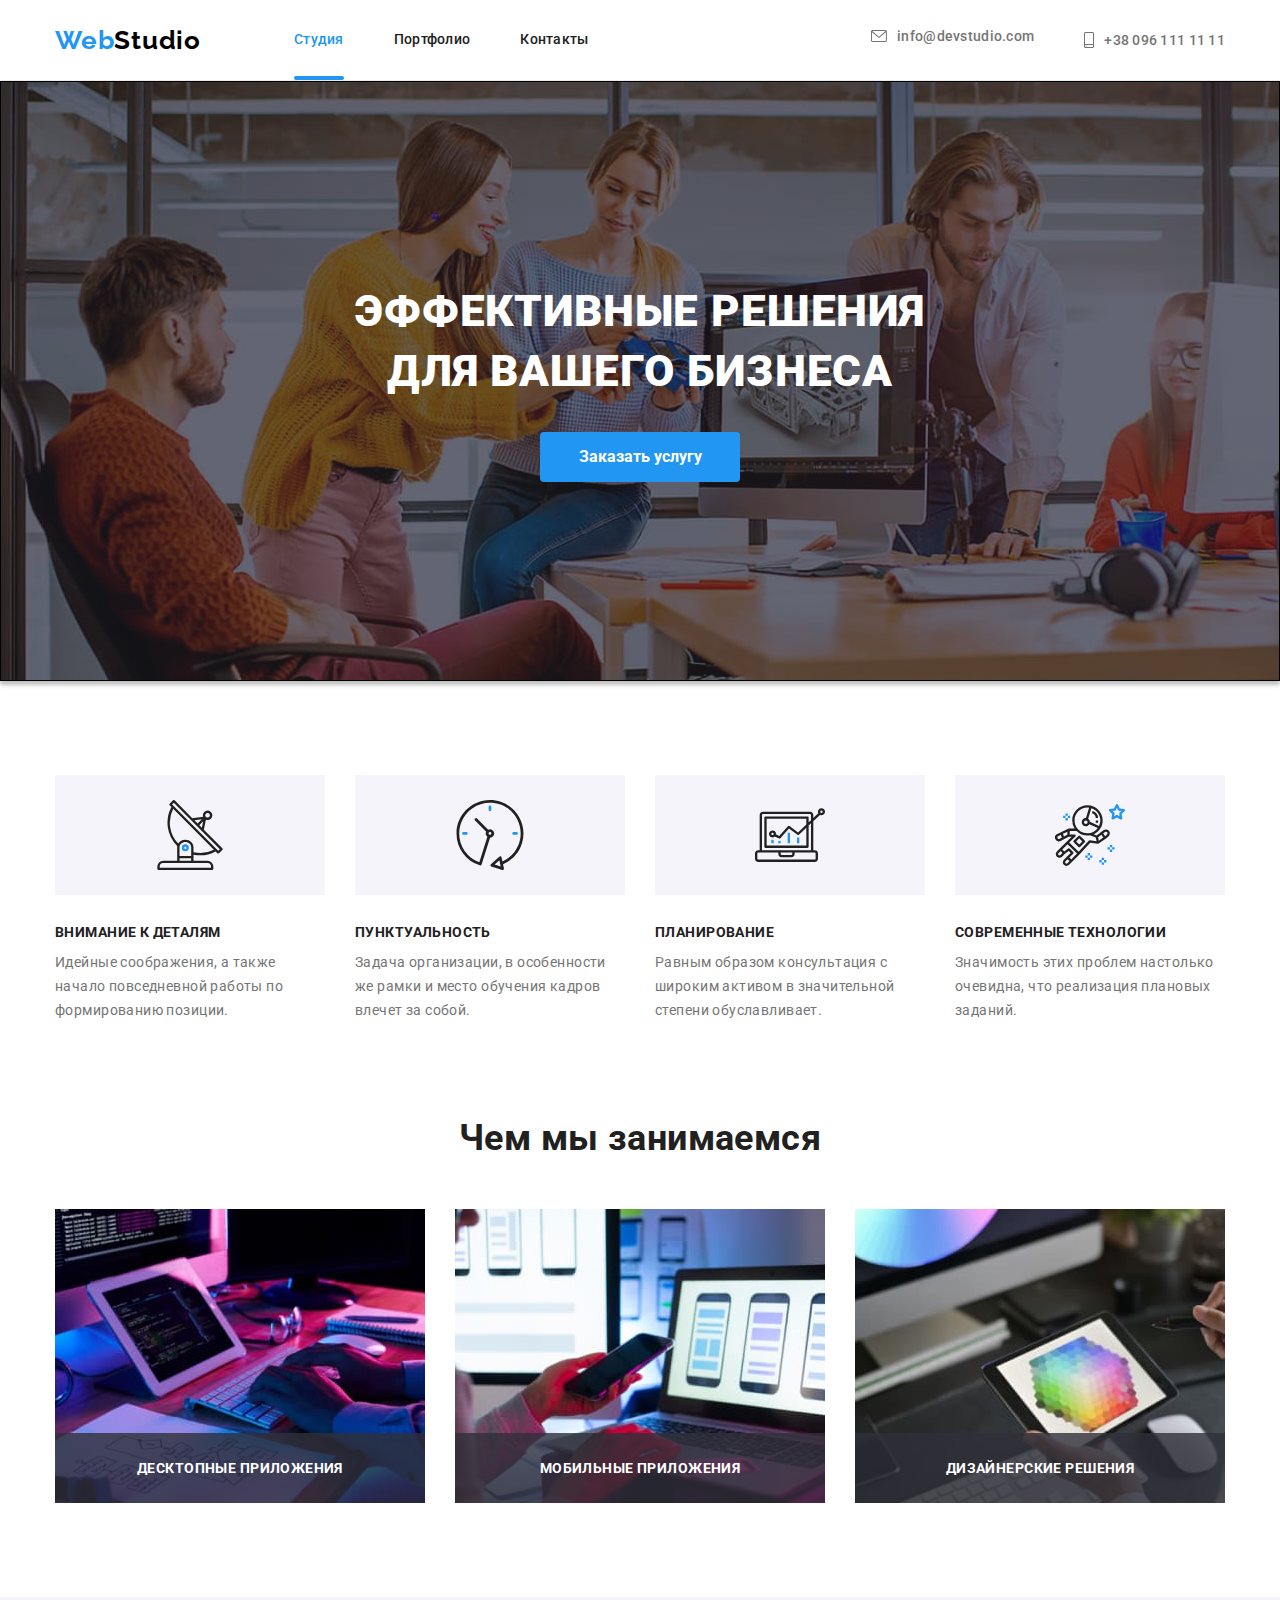
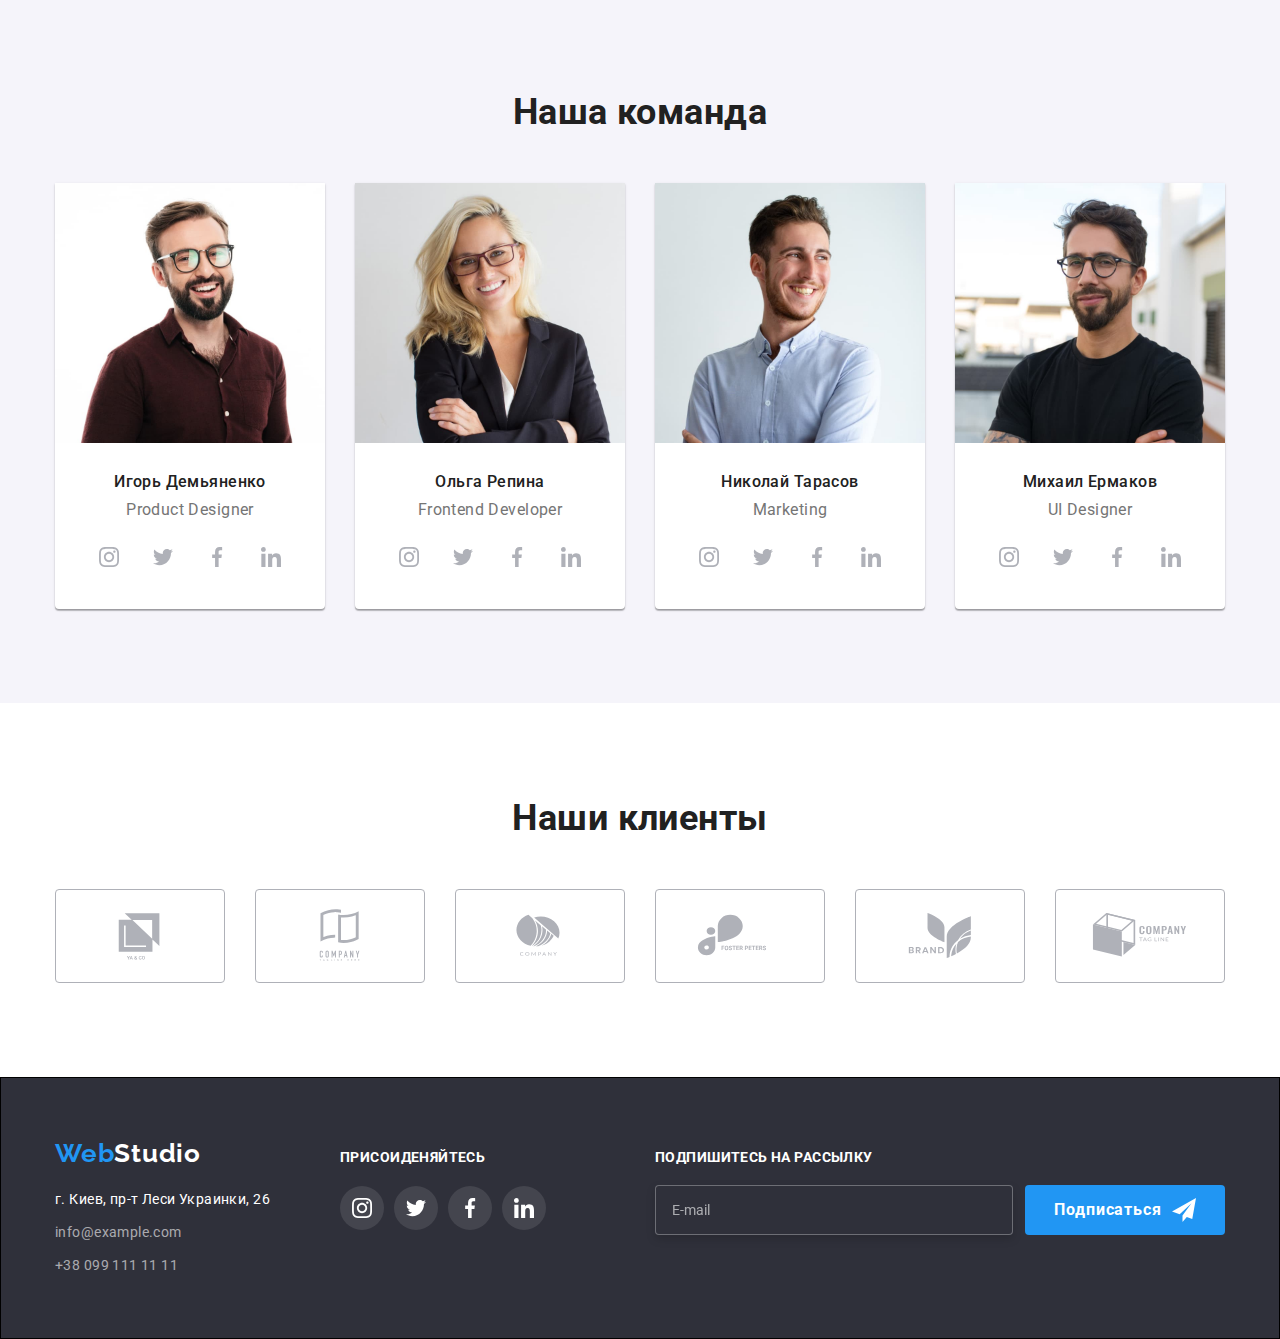
<file: index.html>
<!DOCTYPE html>
<html lang="ru">
<head>
    <meta charset="UTF-8">
    <meta http-equiv="X-UA-Compatible" content="IE=edge">
    <meta name="viewport" content="width=device-width, initial-scale=1.0">
    <title>Студия</title>
    <link rel="stylesheet" href="https://cdnjs.cloudflare.com/ajax/libs/modern-normalize/1.1.0/modern-normalize.min.css"/>
    <link href="./css/main.min.css" rel="stylesheet"/>
    <link rel="preconnect" href="https://fonts.googleapis.com">
    <link rel="preconnect" href="https://fonts.gstatic.com" crossorigin>
    <link href="https://fonts.googleapis.com/css2?family=Raleway:wght@700&family=Roboto:wght@400;500;700;900&display=swap"
        rel="stylesheet">
</head>
<body>
    <header class="header">
        <div class="container">
            <a class="logo logo--backdown" href="#" lang="en">Web<span class="logo__studio-header">Studio</span></a>
            <nav class="navigation">
                <ul class="navigation__list list-point">
                    <li class="navigation__item nav-current"><a class="navigation__link current-page" href="#">Студия</a></li>
                    <li class="navigation__item"><a class="navigation__link" href="./portfolio.html">Портфолио</a></li>
                    <li class="navigation__item"><a class="navigation__link" href="#">Контакты</a></li>
                </ul>
            </nav>
            <ul class="info-list info-list--processed list-point">
                <li class="info-list__item info-list__item--info-one"><a class="info-list__link info-list__link--background" href="mailto:info@devstudio.com" target="_blank"
                        rel="noopener noreferrer nofollow" lang="en">
                        <svg class="info-list__icon-info">
                            <use href="./photo/svg-icon/symbol-defs.svg#icon-envelope"></use>
                        </svg>info@devstudio.com</a></li>
                <li class="info-list__item info-list__item--info-two"><a class="info-list__link info-list__link--background" href="tel:+380961111111" target="_blank"
                        rel="noopener noreferrer nofollow">
                        <svg class="info-list__icon-info info-list__icon-info--phone">
                            <use href="./photo/svg-icon/symbol-defs.svg#icon-smartphone"></use>
                        </svg>+38 096 111 11 11</a></li>
            </ul>
        </div>
    </header>
    <main class="main">
        <section class="section hero">
            <div class="container">
                <h1 class="hero__title">Эффективные решения для вашего бизнеса</h1>
                <button class="button" type="button" data-modal-open>Заказать услугу</button>
                <div class="backdrop is-hidden" data-modal>
                    <div class="modal">
                        <button class="modal-button" type="button" data-modal-close>
                            <svg class="modal__icon">
                                <use href="photo/svg-icon/symbol-defs.svg#icon-close-black-modal"></use>
                            </svg>
                        </button>
                        <strong class="modal__title">Оставьте свои данные, мы вам перезвоним</strong>
                        <form class="modal-form">
                            <span class="modal-form__text">Имя</span>
                            <label class="modal-form__label">
                                <input class="modal-form__input" name="name" value="" type="text" placeholder=" ">
                                <span class="modal-form__image">
                                    <svg class="modal-form__icon" width=20px height=20px>
                                        <use href="photo/svg-icon/symbol-defs.svg#icon-person-black"></use>
                                    </svg>
                                </span>
                            </label>
                            <span class="modal-form__text">Телефон</span>
                            <label class="modal-form__label">
                                <input class="modal-form__input" name="telephon" value="" type="number" placeholder=" ">
                                <span class="modal-form__image">
                                    <svg class="modal-form__icon" width=20px height=20px>
                                        <use href="photo/svg-icon/symbol-defs.svg#icon-phone-black"></use>
                                    </svg>
                                </span>
                            </label>
                            <span class="modal-form__text">Почта</span>
                            <label class="modal-form__label">
                                <input class="modal-form__input" name="email" value="" type="email" placeholder=" ">
                                <span class="modal-form__image">
                                    <svg class="modal-form__icon" width=20px height=20px>
                                        <use href="photo/svg-icon/symbol-defs.svg#icon-email-black"></use>
                                    </svg>
                                </span>
                            </label>
                            <label class="modal-form__com-label" for="comment">Комментарий</label>
                            <textarea class="modal-form__commetns" name="comment" id="comment" rows="5" placeholder="Введите текст"></textarea>
                            <label class="modal-form__custom-label">
                                <input class="modal-form__policy" name="policy" value="policy" type="checkbox">
                                <span class="modal-form__custom-checkbox">
                                    <svg class="modal-form__custom-icon" width=16px height=15px>
                                        <use href="photo/svg-icon/symbol-defs.svg#icon-icon-check"></use>
                                    </svg>
                                </span>
                                <span class="modal-form__contract">Соглашаюсь с рассылкой и принимаю <span class="contract-link">Условия договора</span></span>
                            </label>
                            <button class="button button--form" type="submit">Отправить</button>
                        </form>
                    </div>
                </div>
            </div>
        </section>
        <section class="section characteristics">
            <div class="container">
                <h2 class="characteristics__title" hidden>Наша характеристика</h2>
                <ul class="characteristics__list list-point">
                    <li class="characteristics__item">
                        <div class="characteristics__icon-container">
                            <svg class="characteristics__icon">
                                <use href="./photo/svg-icon/symbol-defs.svg#icon-antenna"></use>
                            </svg>
                        </div>
                        <h3 class="characteristics__name">Внимание к деталям</h3>
                        <p class="characteristics__result">Идейные соображения, а также начало повседневной работы по формированию
                            позиции.</p>
                    </li>
                    <li class="characteristics__item">
                        <div class="characteristics__icon-container">
                            <svg class="characteristics__icon">
                                <use href="./photo/svg-icon/symbol-defs.svg#icon-clock"></use>
                            </svg>
                        </div>
                        <h3 class="characteristics__name">Пунктуальность</h3>
                        <p class="characteristics__result">Задача организации, в особенности же рамки и место обучения кадров влечет за
                            собой.</p>
                    </li>
                    <li class="characteristics__item">
                        <div class="characteristics__icon-container">
                            <svg class="characteristics__icon">
                                <use href="./photo/svg-icon/symbol-defs.svg#icon-diagram"></use>
                            </svg>
                        </div>
                        <h3 class="characteristics__name">Планирование</h3>
                        <p class="characteristics__result">Равным образом консультация с широким активом в значительной степени
                            обуславливает.</p>
                    </li>
                    <li class="characteristics__item">
                        <div class="characteristics__icon-container">
                            <svg class="characteristics__icon">
                            <use href="./photo/svg-icon/symbol-defs.svg#icon-astronaut"></use>
                        </svg>
                        </div>
                        <h3 class="characteristics__name">Современные технологии</h3>
                        <p class="characteristics__result">Значимость этих проблем настолько очевидна, что реализация плановых заданий.
                        </p>
                    </li>
                </ul>
            </div>
        </section>
        <section class="section work">
            <div class="container">
                <h2 class="work__title">Чем мы занимаемся</h2>
                <ul class="work__list list-point">
                    <li class="work__item">
                        <div class="work__container">
                            <img class="work__img" src="photo/box1.jpg" alt="работа на макбуке" width="370" height="294">
                            <p class="work__text">Десктопные приложения</p>
                        </div>
                    </li>
                    <li class="work__item">
                        <div class="work__container">
                            <img class="work__img" src="photo/box2.jpg" alt="Работа с вариантами разметок на телефоне" width="370"
                                height="294">
                            <p class="work__text">Мобильные приложения</p>
                        </div>
                    </li>
                    <li class="work__item">
                        <div class="work__container">
                            <img class="work__img" src="photo/box3.jpg" alt="выбор спектра цветов" width="370" height="294">
                            <p class="work__text">Дизайнерские решения</p>
                        </div>
                    </li>
                </ul>
            </div>
        </section>
        <section class="section team">
            <div class="container">
                <h2 class="team__title">Наша команда</h2>
                <ul class="team__list list-point">
                    <li class="team__item">
                        <img class="team__photo" src="photo/team.jpg" alt="продукт-дизайнер Вебстудии" width="270" height="260">
                        <h3 class="team__name">Игорь Демьяненко</h3>
                        <p class="team__position" lang="en">Product Designer</p>
                        <div class="social">
                            <ul class="social__list social__list--center list-point">
                                <li class="social__item"><a class="social__link" href="#"><svg class="social__icon" width="20" height="20">
                                            <use href="./photo/svg-icon/symbol-defs.svg#icon-instagram"></use>
                                        </svg></a></li>
                                <li class="social__item"><a class="social__link" href="#"><svg class="social__icon">
                                            <use href="./photo/svg-icon/symbol-defs.svg#icon-twitter"></use>
                                        </svg></a></li>
                                <li class="social__item"><a class="social__link" href="#"><svg class="social__icon">
                                            <use href="./photo/svg-icon/symbol-defs.svg#icon-facebook"></use>
                                        </svg></a></li>
                                <li class="social__item"><a class="social__link" href="#"><svg class="social__icon">
                                            <use href="./photo/svg-icon/symbol-defs.svg#icon-linkedin"></use>
                                        </svg></a></li>
                            </ul>
                        </div>
                    </li>
                    <li class="team__item">
                        <img class="team__photo" src="photo/team-2.jpg" alt="Фронтенд разработчик Вебстудии" width="270" height="260">
                        <h3 class="team__name">Ольга Репина</h3>
                        <p class="team__position" lang="en">Frontend Developer</p>
                        <div class="social">
                            <ul class="social__list list-point">
                                <li class="social__item"><a class="social__link" href="#"><svg class="social__icon">
                                            <use href="./photo/svg-icon/symbol-defs.svg#icon-instagram"></use>
                                        </svg></a></li>
                                <li class="social__item"><a class="social__link" href="#"><svg class="social__icon">
                                            <use href="./photo/svg-icon/symbol-defs.svg#icon-twitter"></use>
                                        </svg></a></li>
                                <li class="social__item"><a class="social__link" href="#"><svg class="social__icon">
                                            <use href="./photo/svg-icon/symbol-defs.svg#icon-facebook"></use>
                                        </svg></a></li>
                                <li class="social__item"><a class="social__link" href="#"><svg class="social__icon">
                                            <use href="./photo/svg-icon/symbol-defs.svg#icon-linkedin"></use>
                                        </svg></a></li>
                            </ul>
                        </div>
                    </li>
                    <li class="team__item">
                        <img class="team__photo" src="photo/team-3.jpg" alt="маркетолог Вебстудии" width="270" height="260">
                        <h3 class="team__name">Николай Тарасов</h3>
                        <p class="team__position" lang="en">Marketing</p>
                        <div class="social">
                            <ul class="social__list list-point">
                                <li class="social__item"><a class="social__link" href="#"><svg class="social__icon">
                                            <use href="./photo/svg-icon/symbol-defs.svg#icon-instagram"></use>
                                        </svg></a></li>
                                <li class="social__item"><a class="social__link" href="#"><svg class="social__icon">
                                            <use href="./photo/svg-icon/symbol-defs.svg#icon-twitter"></use>
                                        </svg></a></li>
                                <li class="social__item"><a class="social__link" href="#"><svg class="social__icon">
                                            <use href="./photo/svg-icon/symbol-defs.svg#icon-facebook"></use>
                                        </svg></a></li>
                                <li class="social__item"><a class="social__link" href="#"><svg class="social__icon">
                                            <use href="./photo/svg-icon/symbol-defs.svg#icon-linkedin"></use>
                                        </svg></a></li>
                            </ul>
                        </div>
                    </li>
                    <li class="team__item">
                        <img class="team__photo" src="photo/team-4.jpg" alt="УИ-дизайнер Вебстудии" width="270" height="260">
                        <h3 class="team__name">Михаил Ермаков</h3>
                        <p class="team__position" lang="en">UI Designer</p>
                        <div class="social">
                            <ul class="social__list list-point">
                                <li class="social__item"><a class="social__link" href="#"><svg class="social__icon">
                                            <use href="./photo/svg-icon/symbol-defs.svg#icon-instagram"></use>
                                        </svg></a></li>
                                <li class="social__item"><a class="social__link" href="#"><svg class="social__icon">
                                            <use href="./photo/svg-icon/symbol-defs.svg#icon-twitter"></use>
                                        </svg></a></li>
                                <li class="social__item"><a class="social__link" href="#"><svg class="social__icon">
                                            <use href="./photo/svg-icon/symbol-defs.svg#icon-facebook"></use>
                                        </svg></a></li>
                                <li class="social__item"><a class="social__link" href="#"><svg class="social__icon">
                                            <use href="./photo/svg-icon/symbol-defs.svg#icon-linkedin"></use>
                                        </svg></a></li>
                            </ul>
                        </div>
                    </li>
                </ul>
            </div> 
        </section>
        <section class="clients section">
            <div class="container">
                <h2 class="clients__title">Наши клиенты</h2>
                <ul class="clients__list list-point">
                    <li class="clients__item"><a class="clients__link" href="#">
                            <svg class="icon__client">
                                <use href="./photo/svg-icon/symbol-defs.svg#icon-logo-one"></use>
                            </svg>
                        </a>
                    </li>
                    <li class="clients__item"><a class="clients__link" href="#">
                            <svg class="icon__client">
                                <use href="./photo/svg-icon/symbol-defs.svg#icon-logo-two"></use>
                            </svg>
                        </a>
                    </li>
                    <li class="clients__item"><a class="clients__link" href="#">
                            <svg class="icon__client">
                                <use href="./photo/svg-icon/symbol-defs.svg#icon-logo-three"></use>
                            </svg>
                        </a>
                    </li>
                    <li class="clients__item"><a class="clients__link" href="#">
                            <svg class="icon__client">
                                <use href="./photo/svg-icon/symbol-defs.svg#icon-logo-four"></use>
                            </svg>
                        </a>
                    </li>
                    <li class="clients__item"><a class="clients__link" href="#">
                            <svg class="icon__client">
                                <use href="./photo/svg-icon/symbol-defs.svg#icon-logo-fife"></use>
                            </svg>
                        </a>
                    </li>
                    <li class="clients__item"><a class="clients__link" href="#">
                            <svg class="icon__client">
                                <use href="./photo/svg-icon/symbol-defs.svg#icon-logo-six"></use>
                            </svg>
                        </a>
                    </li>
                </ul>
            </div>
        </section>
    </main>
    <footer class="footer">
        <div class="container footer-container">
            <div class="part-one">
                <a class="logo logo--desine" href="#" lang="en">
                    Web<span class="logo__studio-footer">Studio</span>
                </a>
                <address class="footer-address">
                    <ul class="info-list info-list--margin list-point">
                        <li class="info-list__item info-list__item--design">
                            г. Киев, пр-т Леси Украинки, 26
                        </li>
                        <li class="info-list__item info-list__item--design">
                            <a class="info-list__link info-list__link--margin-color" href="mailto:info@devstudio.com" target="_blank" rel="noopener noreferrer nofollow"
                                lang="en">
                                info@example.com
                            </a>
                        </li>
                        <li class="footer-item info-list__item--design">
                            <a class="info-list__link info-list__link--margin-color" href="tel:+380961111111" target="_blank" rel="noopener noreferrer nofollow">
                                +38 099 111 11 11
                            </a>
                        </li>
                    </ul>
                </address>
            </div>
            <div class="social social--one">
                <p class="social__text">Присоиденяйтесь</p>
                <ul class="social__list list-point">
                    <li class="social__item"><a class="social__link social__link--desine" href="#"><svg class="social__icon social__icon--display">
                                <use href="./photo/svg-icon/symbol-defs.svg#icon-instagram"></use>
                            </svg></a></li>
                    <li class="social__item"><a class="social__link social__link--desine" href="#"><svg class="social__icon social__icon--display">
                                <use href="./photo/svg-icon/symbol-defs.svg#icon-twitter"></use>
                            </svg></a></li>
                    <li class="social__item"><a class="social__link social__link--desine" href="#"><svg class="social__icon social__icon--display">
                                <use href="./photo/svg-icon/symbol-defs.svg#icon-facebook"></use>
                            </svg></a></li>
                    <li class="social__item"><a class="social__link social__link--desine" href="#"><svg class="social__icon social__icon--display">
                                <use href="./photo/svg-icon/symbol-defs.svg#icon-linkedin"></use>
                            </svg></a></li>
                </ul>
            </div>
            <div class="footer-mail">
                <b class="footer-mail__mail-title">Подпишитесь на рассылку</b>
                <form class="footer-mail__mail-form">
                    <input class="footer-mail__mail-input" type="email" name="email" value="" placeholder="E-mail">
                    <button class="button button--footer">Подписаться
                        <svg class="footer-mail__icon-send">
                            <use href="photo/svg-icon/symbol-defs.svg#icon-icon-send"></use>
                        </svg>
                    </button>
                </form>
            </div>
        </div>
    </footer>
    <script src="./js/modal.js"></script>
</body>
</html>
</file>
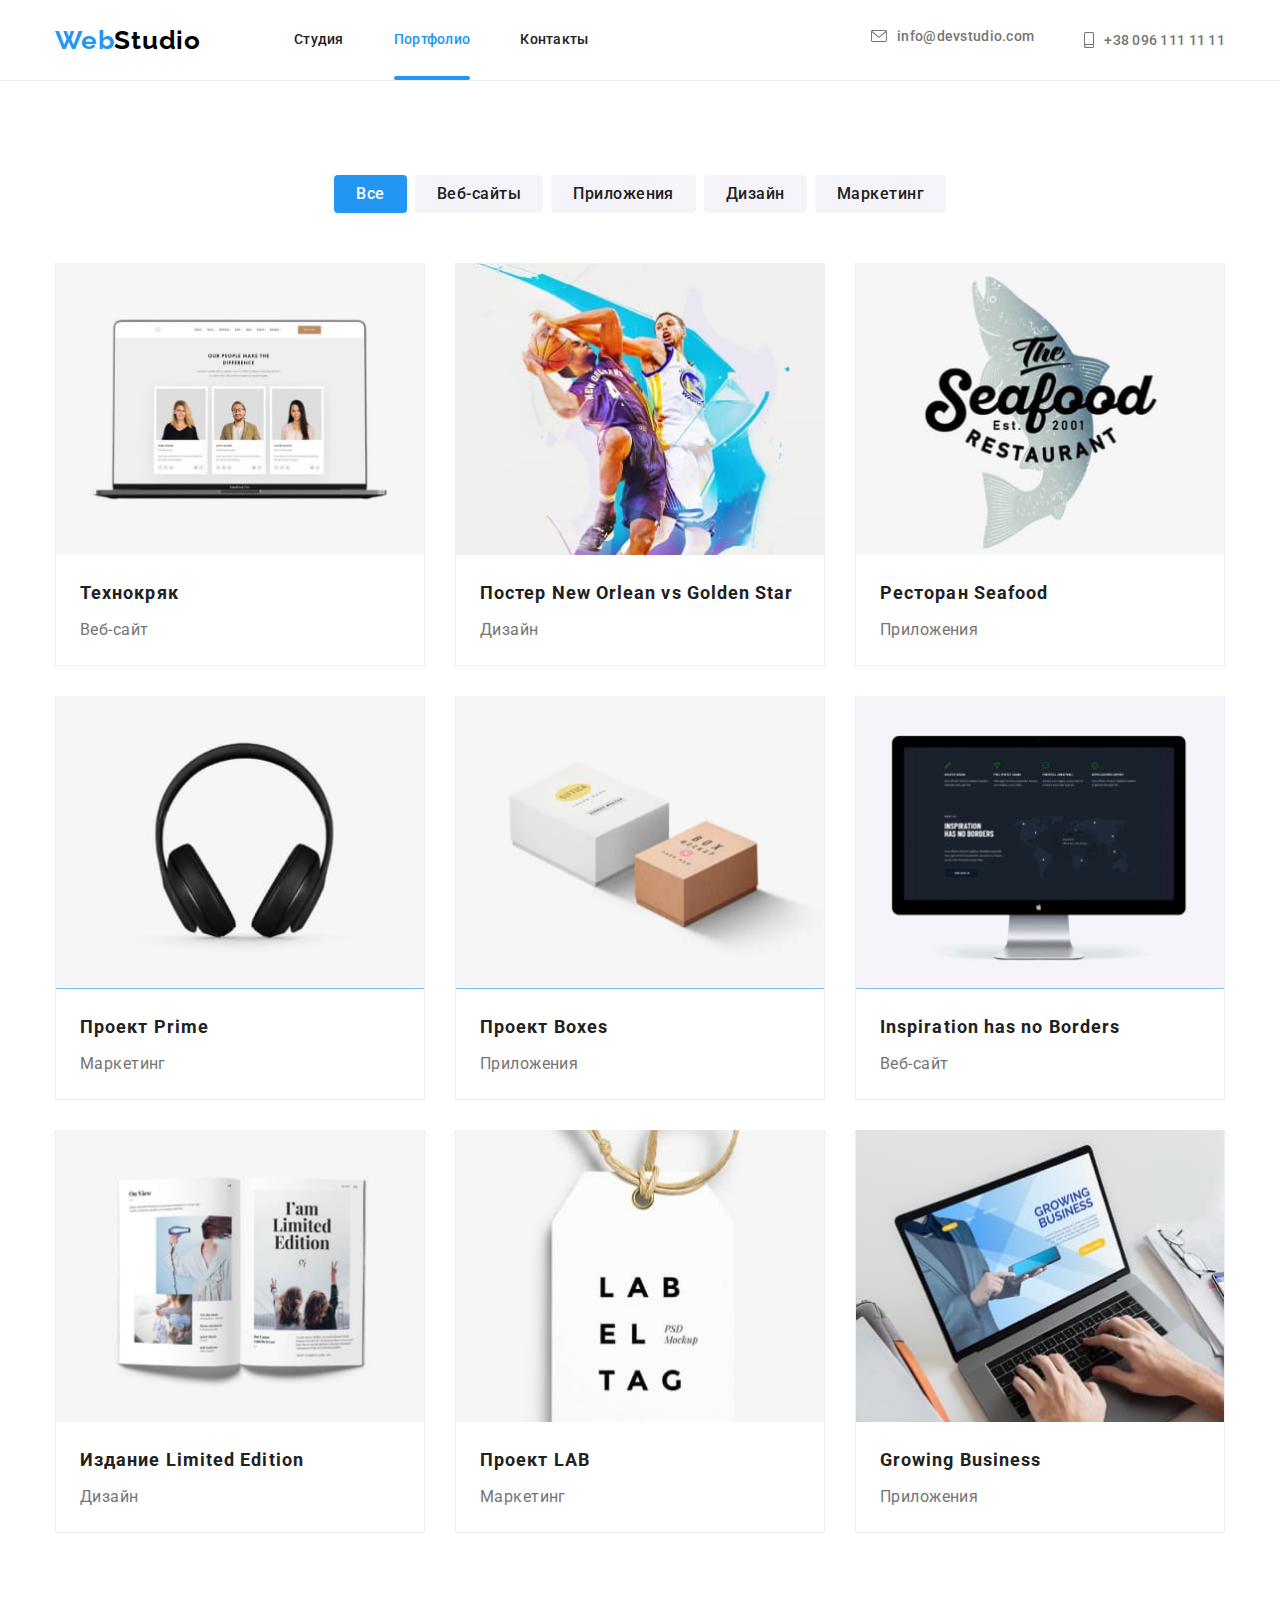
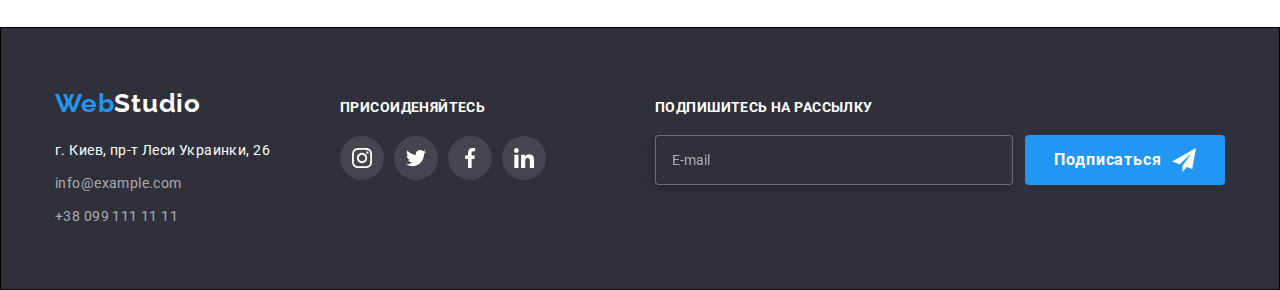
<file: portfolio.html>
<!DOCTYPE html>
<html lang="ru">
<head>
    <meta charset="UTF-8">
    <meta http-equiv="X-UA-Compatible" content="IE=edge">
    <meta name="viewport" content="width=device-width, initial-scale=1.0">
    <title>Портфолио</title>
    <link rel="stylesheet" href="https://cdnjs.cloudflare.com/ajax/libs/modern-normalize/1.1.0/modern-normalize.min.css" />
    <link rel="stylesheet" href="https://cdnjs.cloudflare.com/ajax/libs/modern-normalize/1.1.0/modern-normalize.min.css" />
    <link href="./css/main.min.css" rel="stylesheet" />
    <link rel="preconnect" href="https://fonts.googleapis.com">
    <link rel="preconnect" href="https://fonts.gstatic.com" crossorigin>
    <link
        href="https://fonts.googleapis.com/css2?family=Raleway:wght@700&family=Roboto:wght@400;500;700;900&display=swap"
        rel="stylesheet">
</head>
<body class="body">
    <header class="header">
        <div class="container">
            <a class="logo logo--backdown" href="#" lang="en">Web<span class="logo__studio-header">Studio</span></a>
            <nav class="navigation">
                <ul class="navigation__list list-point">
                    <li class="navigation__item"><a class="navigation__link" href="./index.html">Студия</a>
                    </li>
                    <li class="navigation__item nav-current"><a class="navigation__link current-page" href="#">Портфолио</a></li>
                    <li class="navigation__item"><a class="navigation__link" href="#">Контакты</a></li>
                </ul>
            </nav>
            <ul class="info-list info-list--processed list-point">
                <li class="info-list__item info-list__item--info-one"><a class="info-list__link info-list__link--background"
                        href="mailto:info@devstudio.com" target="_blank" rel="noopener noreferrer nofollow" lang="en">
                        <svg class="info-list__icon-info">
                            <use href="./photo/svg-icon/symbol-defs.svg#icon-envelope"></use>
                        </svg>info@devstudio.com</a></li>
                <li class="info-list__item info-list__item--info-two"><a class="info-list__link info-list__link--background"
                        href="tel:+380961111111" target="_blank" rel="noopener noreferrer nofollow">
                        <svg class="info-list__icon-info info-list__icon-info--phone">
                            <use href="./photo/svg-icon/symbol-defs.svg#icon-smartphone"></use>
                        </svg>+38 096 111 11 11</a></li>
            </ul>
        </div>
    </header>
    <main class="main">
        <section class="section">
            <div class="portfolio container">
                <h1 class="portfolio__title" hidden>Проекты</h1>
                <ul class="button-list list-point">
                    <li class="button-list__item"><button class="button-list__icon button-list__head" type="button">Все</button></li>
                    <li class="button-list__item"><button class="button-list__icon" type="button">Веб-сайты</button></li>
                    <li class="button-list__item"><button class="button-list__icon" type="button">Приложения</button></li>
                    <li class="button-list__item"><button class="button-list__icon" type="button">Дизайн</button></li>
                    <li class="button-list__item"><button class="button-list__icon" type="button">Маркетинг</button></li>
                </ul>
                <ul class="project-list list-point">
                    <li class="project-list__item">
                        <a class="project-list__link" href="">
                            <div class="project-list__card">
                                <img class="project-list__img" src="./portfolio-photo/project-one.jpg" alt="Главная страница Технокряка" width="370"
                                    height="294">
                                <p class="project-list__animation">Ресурс предлагает комплексные предложения с разным уровнем
                                    функционала и сервисов. Все это позволит посетителю получить
                                    исчерпывающие сведения о компании или частном лице.
                                </p>
                            </div>
                            <div class="project-list__container">
                                <h2 class="project-list__name">Технокряк</h2>
                                <p class="project-list__text">Веб-сайт</p>
                            </div>
                        </a>
                    </li>
                    <li class="project-list__item">
                        <a class="project-list__link" href="">
                            <div class="project-list__card">
                                <img class="project-list__img" src="./portfolio-photo/project-two.jpg" alt="Постер встречи двух команд" width="370"
                                    height="294">
                                <p class="project-list__animation">Ресурс предлагает комплексные предложения с разным уровнем
                                    функционала и сервисов. Все это позволит посетителю получить
                                    исчерпывающие сведения о компании или частном лице.
                                </p>
                            </div>
                            <div class="project-list__container">
                                <h2 class="project-list__name">Постер <span lang="en">New Orlean vs Golden Star</span></h2>
                                <p class="project-list__text">Дизайн</p>
                            </div>
                        </a>
                    </li>
                    <li class="project-list__item">
                        <a class="project-list__link" href="">
                            <div class="project-list__card">
                                <img class="project-list__img" src="./portfolio-photo/project-three.jpg" alt="Логотип ресторана" width="370" height="294">
                                <p class="project-list__animation">Ресурс предлагает комплексные предложения с разным уровнем
                                    функционала и сервисов. Все это позволит посетителю получить
                                    исчерпывающие сведения о компании или частном лице.
                                </p>
                            </div>
                            <div class="project-list__container">
                                <h2 class="project-list__name">Ресторан <span lang="en">Seafood</span></h2>
                                <p class="project-list__text">Приложения</p>
                            </div>
                        </a>
                    </li>
                    <li class="project-list__item">
                        <a class="project-list__link" href="">
                            <div class="project-list__card">
                                <img class="project-list__img" src="./portfolio-photo/project-four.jpg" alt="Наушники" width="370" height="294">
                                <p class="project-list__animation">Ресурс предлагает комплексные предложения с разным уровнем
                                    функционала и сервисов. Все это позволит посетителю получить
                                    исчерпывающие сведения о компании или частном лице.
                                </p>
                            </div>
                            <div class="project-list__container">
                                <h2 class="project-list__name">Проект <span lang="en">Prime</span></h2>
                                <p class="project-list__text">Маркетинг</p>
                            </div>
                        </a>
                    </li>
                    <li class="project-list__item">
                        <a class="project-list__link" href="">
                            <div class="project-list__card">
                                <img class="project-list__img" src="./portfolio-photo/project-five.jpg" alt="Два бокса" width="370" height="294">
                                <p class="project-list__animation">Ресурс предлагает комплексные предложения с разным уровнем
                                    функционала и сервисов. Все это позволит посетителю получить
                                    исчерпывающие сведения о компании или частном лице.
                                </p>
                            </div>
                            <div class="project-list__container">
                                <h2 class="project-list__name">Проект <span lang="en">Boxes</span></h2>
                                <p class="project-list__text">Приложения</p>
                            </div>
                        </a>
                    </li>
                    <li class="project-list__item">
                        <a class="project-list__link" href="">
                            <div class="project-list__card">
                                <img class="project-list__img" src="./portfolio-photo/project-six.jpg" alt="Главная страница веб-сайта" width="370"
                                    height="294">
                                <p class="project-list__animation">Ресурс предлагает комплексные предложения с разным уровнем
                                    функционала и сервисов. Все это позволит посетителю получить
                                    исчерпывающие сведения о компании или частном лице.
                                </p>
                            </div>
                            <div class="project-list__container">
                                <h2 class="project-list__name" lang="en">Inspiration has no Borders</h2>
                                <p class="project-list__text">Веб-сайт</p>
                            </div>
                        </a>
                    </li>
                    <li class="project-list__item">
                        <a class="project-list__link" href="">
                            <div class="project-list__card">
                                <img class="project-list__img" src="./portfolio-photo/project-seven.jpg" alt="Открытая книга" width="370" height="294">
                                <p class="project-list__animation">Ресурс предлагает комплексные предложения с разным уровнем
                                    функционала и сервисов. Все это позволит посетителю получить
                                    исчерпывающие сведения о компании или частном лице.
                                </p>
                            </div>
                            <div class="project-list__container">
                                <h2 class="project-list__name">Издание <span lang="en">Limited Edition</span></h2>
                                <p class="project-list__text">Дизайн</p>
                            </div>
                        </a>
                    </li>
                    <li class="project-list__item">
                        <a class="project-list__link" href="">
                            <div class="project-list__card">
                                <img class="project-list__img" src="./portfolio-photo/project-eight.jpg" alt="Ценник украшения" width="370" height="294">
                                <p class="project-list__animation">Ресурс предлагает комплексные предложения с разным уровнем
                                    функционала и сервисов. Все это позволит посетителю получить
                                    исчерпывающие сведения о компании или частном лице.
                                </p>
                            </div>
                            <div class="project-list__container">
                                <h2 class="project-list__name">Проект <span lang="en">LAB</span></h2>
                                <p class="project-list__text">Маркетинг</p>
                            </div>
                        </a>
                    </li>
                    <li class="project-list__item">
                        <a class="project-list__link" href="">
                            <div class="project-list__card">
                                <img class="project-list__img" src="./portfolio-photo/project-nine.jpg" alt="Работа за компютером" width="370"
                                    height="294">
                                <p class="project-list__animation">Ресурс предлагает комплексные предложения с разным уровнем
                                    функционала и сервисов. Все это позволит посетителю получить
                                    исчерпывающие сведения о компании или частном лице.
                                </p>
                            </div>
                            <div class="project-list__container">
                                <h2 class="project-list__name" lang="en">Growing Business</h2>
                                <p class="project-list__text">Приложения</p>
                            </div>
                        </a>
                    </li>
                </ul>
            </div>
        </section>   
    </main>
    <footer class="footer">
        <div class="container footer-container">
            <div class="part-one">
                <a class="logo logo--desine" href="#" lang="en">
                    Web<span class="logo__studio-footer">Studio</span>
                </a>
                <address class="footer-address">
                    <ul class="info-list info-list--margin list-point">
                        <li class="info-list__item info-list__item--design">
                            г. Киев, пр-т Леси Украинки, 26
                        </li>
                        <li class="info-list__item info-list__item--design">
                            <a class="info-list__link info-list__link--margin-color" href="mailto:info@devstudio.com"
                                target="_blank" rel="noopener noreferrer nofollow" lang="en">
                                info@example.com
                            </a>
                        </li>
                        <li class="footer-item info-list__item--design">
                            <a class="info-list__link info-list__link--margin-color" href="tel:+380961111111"
                                target="_blank" rel="noopener noreferrer nofollow">
                                +38 099 111 11 11
                            </a>
                        </li>
                    </ul>
                </address>
            </div>
            <div class="social social--one">
                <p class="social__text">Присоиденяйтесь</p>
                <ul class="social__list list-point">
                    <li class="social__item"><a class="social__link social__link--desine" href="#"><svg
                                class="social__icon social__icon--display">
                                <use href="./photo/svg-icon/symbol-defs.svg#icon-instagram"></use>
                            </svg></a></li>
                    <li class="social__item"><a class="social__link social__link--desine" href="#"><svg
                                class="social__icon social__icon--display">
                                <use href="./photo/svg-icon/symbol-defs.svg#icon-twitter"></use>
                            </svg></a></li>
                    <li class="social__item"><a class="social__link social__link--desine" href="#"><svg
                                class="social__icon social__icon--display">
                                <use href="./photo/svg-icon/symbol-defs.svg#icon-facebook"></use>
                            </svg></a></li>
                    <li class="social__item"><a class="social__link social__link--desine" href="#"><svg
                                class="social__icon social__icon--display">
                                <use href="./photo/svg-icon/symbol-defs.svg#icon-linkedin"></use>
                            </svg></a></li>
                </ul>
            </div>
            <div class="footer-mail">
                <b class="footer-mail__mail-title">Подпишитесь на рассылку</b>
                <form class="footer-mail__mail-form">
                    <input class="footer-mail__mail-input" type="email" name="email" value="" placeholder="E-mail">
                    <button class="button button--footer">Подписаться
                        <svg class="footer-mail__icon-send">
                            <use href="photo/svg-icon/symbol-defs.svg#icon-icon-send"></use>
                        </svg>
                    </button>
                </form>
            </div>
        </div>
    </footer>
</body>
</html>
</file>
<file: css/main.min.css>
:root{--basic-link-color: #757575;--secondary-link-color: #2196f3;--color-title: #212121;--footer-text: #ffffff;--button-first-color: #f5f4fa;--animation-webstudio: 250ms cubic-bezier(0.4, 0, 0.2, 1)}html{-webkit-box-sizing:border-box;box-sizing:border-box}*,*::before,*::after{-webkit-box-sizing:inherit;box-sizing:inherit}body{background-color:var(--footer-text);color:var(--basic-link-color);font-family:Roboto, sans-serif;letter-spacing:0.03em;font-size:14px}.list-point{list-style:none}.container{display:inherit;width:1200px;padding-right:15px;padding-left:15px;margin:0 auto}.section{padding-top:94px;padding-bottom:94px}.header{border-bottom:1px solid #ececec}.header>.container{display:-webkit-box;display:-ms-flexbox;display:flex;height:80px;-webkit-box-pack:justify;-ms-flex-pack:justify;justify-content:space-between;-webkit-box-align:center;-ms-flex-align:center;align-items:center;color:var(--footer-text)}.logo{text-decoration:none;color:var(--secondary-link-color);font-family:raleway;font-weight:700;font-size:26px;line-height:1.17;letter-spacing:0.03em}.logo--backdown{padding-top:24px;padding-bottom:24px}.logo__studio-header{color:#000000}.logo__studio-footer{color:var(--footer-text)}.navigation{margin-left:93px}.navigation__item{position:relative}.navigation__list{display:-webkit-box;display:-ms-flexbox;display:flex;margin:0;padding-left:0px;color:var(--color-title);font-weight:500;font-size:14px;line-height:1.14;letter-spacing:0.02em}.navigation__list>.navigation__item:not(:last-child){margin-right:50px}.navigation__link{display:block;padding-top:32px;padding-bottom:32px;text-decoration:none;color:var(--color-title);-webkit-transition:color var(--animation-webstudio);transition:color var(--animation-webstudio)}.navigation__link:hover,.navigation__link:focus{color:var(--secondary-link-color)}.current-page{color:var(--secondary-link-color)}.nav-current:after{position:absolute;display:block;content:"";width:100%;height:4px;left:0;bottom:0;border-radius:4px;background-color:var(--secondary-link-color)}.info-list--processed{display:-webkit-box;display:-ms-flexbox;display:flex;-webkit-box-align:center;-ms-flex-align:center;align-items:center;padding-left:0px;margin:0px;margin-left:auto;color:#757575;font-weight:500;font-size:14px;line-height:16px;letter-spacing:0.02em}.info-list--margin{margin:0px;padding:0px}.info-list__item--info-one{margin-right:50px}.info-list>.info-list__item{margin-bottom:9px}.info-list>.info-list__item:last-child{margin-bottom:0px}.info-list__item--design{margin:0px;padding:0px;color:var(--footer-text);font-weight:400;font-size:14px;line-height:1.71}.info-list__link{text-decoration:none;-webkit-transition:color var(--animation-webstudio);transition:color var(--animation-webstudio)}.info-list__link--background{display:-webkit-box;display:-ms-flexbox;display:flex;-webkit-box-align:center;-ms-flex-align:center;align-items:center;padding-top:32px;padding-bottom:32px;color:var(--basic-link-color);background-color:var(--footer-text)}.info-list__link:hover,.info-list__link:focus{color:var(--secondary-link-color)}.info-list__link--margin-color{margin:0px;padding:0px;color:rgba(255,255,255,0.6)}.info-list__icon-info{max-width:16px;height:12px;margin-right:10px;background-position:center;fill:currentColor}.info-list__icon-info--phone{width:10px;height:16px}.info-list__icon-info:hover,.info-list__icon-info:hover{fill:var(--secondary-link-color)}.hero{max-width:1600px;height:600px;margin:0 auto;text-align:center;background-image:-webkit-gradient(linear, left top, right top, from(rgba(47,48,58,0.4)), to(rgba(47,48,58,0.4))),url("../photo/hero-img.jpg");background-image:linear-gradient(to right, rgba(47,48,58,0.4), rgba(47,48,58,0.4)),url("../photo/hero-img.jpg");-webkit-box-shadow:0px 4px 4px rgba(0,0,0,0.25);box-shadow:0px 4px 4px rgba(0,0,0,0.25);border:1px solid #000000;letter-spacing:0.06em;padding-top:200px;padding-bottom:200px}.hero>.container{width:696px}.hero__title{margin:0px;margin-bottom:30px;color:var(--footer-text);font-weight:900;font-size:44px;line-height:1.36;text-align:center;text-transform:uppercase}.button{width:200px;height:50px;padding:10px 32px;background-color:var(--secondary-link-color);color:var(--footer-text);font-family:inherit;font-weight:700;font-size:16px;line-height:1.88;-webkit-box-align:center;-ms-flex-align:center;align-items:center;text-align:center;cursor:pointer;border:none;border-radius:4px;-webkit-transition:backround-color var(--animation-webstudio);transition:backround-color var(--animation-webstudio)}.button:hover,.button:focus{background-color:#188ce8}.button--form{-ms-flex-item-align:center;-ms-grid-row-align:center;align-self:center;letter-spacing:0.06em;-webkit-transition:background-color var(--animation-webstudio),-webkit-box-shadow var(--animation-webstudio);transition:background-color var(--animation-webstudio),-webkit-box-shadow var(--animation-webstudio);transition:background-color var(--animation-webstudio),box-shadow var(--animation-webstudio);transition:background-color var(--animation-webstudio),box-shadow var(--animation-webstudio),-webkit-box-shadow var(--animation-webstudio)}.button--form:hover,.button--form:focus{background-color:#188ce8;-webkit-box-shadow:0px 4px 4px rgba(0,0,0,0.15);box-shadow:0px 4px 4px rgba(0,0,0,0.15)}.button--footer{display:-webkit-box;display:-ms-flexbox;display:flex;-webkit-box-pack:center;-ms-flex-pack:center;justify-content:center;-webkit-box-align:center;-ms-flex-align:center;align-items:center;padding:10px 10px;letter-spacing:0.06em;cursor:pointer}.modal-button{display:-webkit-box;display:-ms-flexbox;display:flex;-webkit-box-pack:center;-ms-flex-pack:center;justify-content:center;-webkit-box-align:center;-ms-flex-align:center;align-items:center;position:absolute;right:8px;top:8px;width:30px;height:30px;padding:0;text-align:center;border:1px solid rgba(0,0,0,0.1);border-radius:50%;cursor:pointer;color:#000000;background-color:#ffffff;-webkit-transition:background-color var(--animation-webstudio);transition:background-color var(--animation-webstudio)}.modal-button .modal-buton:hover,.modal-button .modal-buton:focus{background-color:var(--secondary-link-color);border:none}.backdrop{position:fixed;z-index:2;width:100%;height:100%;top:0;left:0;background-color:rgba(0,0,0,0.1);visibility:visible;-webkit-transition:visibility var(--animation-webstudio);transition:visibility var(--animation-webstudio)}.modal{position:absolute;left:50%;top:50%;padding:40px;width:528px;border-radius:4px;background-color:var(--footer-text);opacity:1;-webkit-transform:translate(-50%, -50%) scale(1);transform:translate(-50%, -50%) scale(1);-webkit-transition:scale var(--animation-webstudio),opacity var(--animation-webstudio),-webkit-transform 300ms cubic-bezier(0.4, 0, 0.2, 1);transition:scale var(--animation-webstudio),opacity var(--animation-webstudio),-webkit-transform 300ms cubic-bezier(0.4, 0, 0.2, 1);transition:transform 300ms cubic-bezier(0.4, 0, 0.2, 1),scale var(--animation-webstudio),opacity var(--animation-webstudio);transition:transform 300ms cubic-bezier(0.4, 0, 0.2, 1),scale var(--animation-webstudio),opacity var(--animation-webstudio),-webkit-transform 300ms cubic-bezier(0.4, 0, 0.2, 1)}.backdrop.is-hidden{pointer-events:none;visibility:hidden}.backdrop.is-hidden modal{opacity:0.8;-webkit-transform:translate(-50%, -50%) scale(0.8);transform:translate(-50%, -50%) scale(0.8)}.modal__icon{fill:currentColor;width:18px;height:18px}.modal__title{display:inline-block;margin:0 auto;padding:0px;margin-bottom:12px;font-weight:700;font-size:20px;line-height:23px;text-align:center;letter-spacing:0.03em;color:var(--color-title)}.modal-form{display:-webkit-box;display:-ms-flexbox;display:flex;-webkit-box-orient:vertical;-webkit-box-direction:normal;-ms-flex-direction:column;flex-direction:column;margin:0 auto;text-align:left}.modal-form__label{position:relative;margin-bottom:12px}.modal-form__label:nth-of-type(3){margin-bottom:10px}.modal-form__input{-webkit-box-sizing:border-box;box-sizing:border-box;padding-left:42px;width:100%;height:40px;outline:none;border:1px solid rgba(33,33,33,0.2);border-radius:4px;-webkit-transition:border var(--animation-webstudio),color var(--animation-webstudio);transition:border var(--animation-webstudio),color var(--animation-webstudio)}.modal-form__input:focus-within,.modal-form__input:not(:placeholder-shown){border:1px solid var(--secondary-link-color)}.modal-form__input:focus-within+.modal-form__image{color:var(--secondary-link-color)}.modal-form__text{margin-bottom:4px}.modal-form__image{color:#000000;background-color:#ffffff}.modal-form__icon{position:absolute;top:10px;left:0;margin-left:12px;fill:currentColor}.modal-form__icon:focus{fill:var(--secondary-link-color)}.modal-form__commetns{width:100%;height:120px;margin-bottom:20px;padding:12px 16px;outline:none;border:1px solid rgba(33,33,33,0.2);border-radius:4px;resize:none;-webkit-transition:border var(--animation-webstudio);transition:border var(--animation-webstudio)}.modal-form__commetns:hover,.modal-form__commetns:focus{border:1px solid var(--secondary-link-color)}.modal-form__com-label{display:inline-block;margin:0;margin-bottom:4px;padding:0}.modal-form__custom-label{display:-webkit-box;display:-ms-flexbox;display:flex;-webkit-box-align:center;-ms-flex-align:center;align-items:center;margin-bottom:30px}.modal-form__custom-checkbox{display:inline-block;width:16px;height:15px;margin-right:7px;outline:2px solid #000000;outline-offset:-2px;border-radius:2px}.modal-form__contract{font-weight:400;font-size:14px;line-height:1.71}.modal-form__contract-link{color:var(--secondary-link-color);text-decoration:underline;font-weight:400;font-size:14px;line-height:1.71}.modal-form__policy{position:absolute;white-space:nowrap;width:1px;height:1px;overflow:hidden;border:0;padding:0;clip:rect(0 0 0 0);-webkit-clip-path:inset(50%);clip-path:inset(50%);margin:-1px;color:#ffffff;background-color:var(--secondary-link-color);-webkit-transition:background-color var(--animation-webstudio),color var(--animation-webstudio);transition:background-color var(--animation-webstudio),color var(--animation-webstudio)}.modal-form__custom-icon{width:100%;height:100%;fill:currentColor}.modal-form__policy:focus+.modal-form__custom-checkbox{outline:2px solid var(--secondary-link-color)}.modal-form__policy:checked+.modal-form__custom-checkbox{outline:transparent;background-color:var(--secondary-link-color);fill:var(--secondary-link-color)}.characteristics__list{-webkit-box-sizing:content-box;box-sizing:content-box;display:-webkit-box;display:-ms-flexbox;display:flex;margin:0px;padding:0px}.characteristics__icon-container{display:-webkit-box;display:-ms-flexbox;display:flex;-webkit-box-pack:center;-ms-flex-pack:center;justify-content:center;-webkit-box-align:center;-ms-flex-align:center;align-items:center;width:270px;height:120px;background-color:#f5f4fa;margin-bottom:30px}.characteristics__icon{width:70px;height:70px;background-color:#f5f4fa}.characteristics__name{margin:0px;margin-bottom:10px;color:var(--color-title);font-weight:700;font-size:14px;line-height:1.14;text-transform:uppercase}.characteristics__result{margin:0px;color:var(--basic-link-color);font-size:14px;line-height:1.71}.characteristics__item{margin-left:30px;width:270px}.characteristics__list>.characteristics__item:first-child{margin-left:0px}.work{padding-top:0px}.work__title{margin:0px;margin-bottom:50px;color:var(--color-title);font-weight:700;font-size:36px;line-height:1.17;text-align:center}.work__container{display:-webkit-box;display:-ms-flexbox;display:flex;position:relative}.work__img{display:block;max-width:100%;height:auto}.work__text{display:-webkit-box;display:-ms-flexbox;display:flex;-webkit-box-align:center;-ms-flex-align:center;align-items:center;-webkit-box-pack:center;-ms-flex-pack:center;justify-content:center;position:absolute;width:100%;height:70px;bottom:0;margin:0;text-align:center;color:var(--footer-text);background-color:rgba(47,48,58,0.8);font-weight:700;font-size:14px;line-height:16px;letter-spacing:0.03em;text-transform:uppercase}.team__title{margin:0px;margin-bottom:50px;color:var(--color-title);font-weight:700;font-size:36px;line-height:1.17;text-align:center}.work__list{display:-webkit-box;display:-ms-flexbox;display:flex;margin:0px;padding:0px}.work__list>.work__item{margin-left:30px}.work__list>.work__item:first-child{margin-left:0px}.team{background-color:#f5f4fa}.team__item{padding-bottom:30px;-webkit-box-shadow:0px 1px 3px rgba(0,0,0,0.12),0px 1px 1px rgba(0,0,0,0.14),0px 2px 1px rgba(0,0,0,0.2);box-shadow:0px 1px 3px rgba(0,0,0,0.12),0px 1px 1px rgba(0,0,0,0.14),0px 2px 1px rgba(0,0,0,0.2);border-radius:0px 0px 4px 4px}.team__photo{display:block;max-width:100%;height:auto;margin-bottom:30px}.team__name{margin:0px;margin-bottom:10px;color:var(--color-title);font-weight:500;font-size:16px;line-height:1.12;text-align:center}.team__position{margin:0px;margin-bottom:16px;color:var(--basic-link-color);font-size:16px;line-height:1.12;text-align:center}.team__list{display:-webkit-box;display:-ms-flexbox;display:flex;margin:0px;padding:0px}.team__list>.team__item{background-color:var(--footer-text);margin-left:30px}.team__list>.team__item:first-child{margin-left:0px}.social{display:-webkit-box;display:-ms-flexbox;display:flex;-webkit-box-pack:center;-ms-flex-pack:center;justify-content:center}.social--one{-webkit-box-orient:vertical;-webkit-box-direction:normal;-ms-flex-direction:column;flex-direction:column;margin-right:auto}.social__list{display:-webkit-box;display:-ms-flexbox;display:flex;margin:0;padding:0}.social__list--center{-webkit-box-pack:justify;-ms-flex-pack:justify;justify-content:space-between;-webkit-box-align:center;-ms-flex-align:center;align-items:center;text-align:center;width:206px;height:44px}.social__item{display:-webkit-box;display:-ms-flexbox;display:flex;-webkit-box-pack:justify;-ms-flex-pack:justify;justify-content:space-between;-webkit-box-align:center;-ms-flex-align:center;align-items:center;margin-right:10px}.social__list>.social__item:last-child{margin-right:0px}.social__link{display:-webkit-box;display:-ms-flexbox;display:flex;-webkit-box-pack:center;-ms-flex-pack:center;justify-content:center;-webkit-box-align:center;-ms-flex-align:center;align-items:center;margin:0;padding:0;width:44px;height:44px;border-radius:50%;color:#afb1b8;background-color:#ffffff;-webkit-transition:background-color var(--animation-webstudio),color var(--animation-webstudio);transition:background-color var(--animation-webstudio),color var(--animation-webstudio)}.social__link:hover,.social__link:focus{background-color:var(--secondary-link-color)}.social__link--desine{color:var(--footer-text);background-color:rgba(255,255,255,0.1);-webkit-transition:background-color var(--animation-webstudio);transition:background-color var(--animation-webstudio)}.social__link--desine:hover,.social__link--desine:focus{background-color:var(--secondary-link-color)}.social__icon{width:20px;height:20px;background-size:cover;fill:currentColor}.social__link:hover .social__icon,.social__link:focus .social__icon{fill:var(--footer-text);color:var(--footer-text)}.social__icon--display{display:-webkit-box;display:-ms-flexbox;display:flex;-ms-flex-item-align:center;align-self:center;background-size:cover;-webkit-box-pack:center;-ms-flex-pack:center;justify-content:center;background-position:center}.social__text{margin:0;margin-bottom:20px;color:var(--footer-text);font-weight:700;line-height:1.14;text-transform:uppercase}.clients__title{margin:0px;margin-bottom:50px;color:var(--color-title);font-weight:700;font-size:36px;line-height:1.17;text-align:center}.clients__list{display:-webkit-box;display:-ms-flexbox;display:flex;margin:0px;padding:0px}.clients__item{display:-webkit-box;display:-ms-flexbox;display:flex;-webkit-box-pack:center;-ms-flex-pack:center;justify-content:center;-webkit-box-align:center;-ms-flex-align:center;align-items:center;margin:0;margin-right:30px;width:170px;border:1px solid #afb1b8;border-radius:4px}.clients__item:last-of-type{margin-right:0px}.clients__link{display:-webkit-box;display:-ms-flexbox;display:flex;-webkit-box-pack:center;-ms-flex-pack:center;justify-content:center;-webkit-box-align:center;-ms-flex-align:center;align-items:center;width:170px;height:92px;color:#afb1b8;border:1px solid transparent;-webkit-transition:color var(--animation-webstudio),border var(--animation-webstudio);transition:color var(--animation-webstudio),border var(--animation-webstudio);-webkit-box-shadow:0px 4px 4px rgba(0,0,0,0);box-shadow:0px 4px 4px rgba(0,0,0,0)}.clients__link:hover,.clients__link:focus{color:var(--secondary-link-color);border:1px solid var(--secondary-link-color);-webkit-box-shadow:0px 4px 4px rgba(0,0,0,0.25);box-shadow:0px 4px 4px rgba(0,0,0,0.25)}.icon__client{width:106px;height:60px;fill:currentColor}.icon__client:hover,.icon__client:focus{fill:#2196f3}.footer{padding-top:60px;padding-bottom:60px;border:1px solid #000000;background-color:#2f303a;-webkit-box-shadow:0px 4px 4px rgba(0,0,0,0.25);box-shadow:0px 4px 4px rgba(0,0,0,0.25)}.footer-container{display:-webkit-box;display:-ms-flexbox;display:flex;-webkit-box-align:baseline;-ms-flex-align:baseline;align-items:baseline}.footer-address{margin-top:20px;font-style:normal}.part-one{margin-right:70px}.footer-mail__mail-title{font-weight:700;font-size:14px;line-height:16px;letter-spacing:0.03em;text-transform:uppercase;color:var(--footer-text)}.footer-mail__mail-form{display:-webkit-box;display:-ms-flexbox;display:flex;-webkit-box-align:center;-ms-flex-align:center;align-items:center;height:50px;margin-top:20px}.footer-mail__mail-input{margin-right:12px;padding-left:16px;width:358px;height:50px;background-color:#2f303a;color:var(--footer-text);outline:transparent;border:none;border:1px solid rgba(255,255,255,0.3);-webkit-filter:drop-shadow(0px 4px 4px rgba(0,0,0,0.15));filter:drop-shadow(0px 4px 4px rgba(0,0,0,0.15));border-radius:4px;-webkit-transition:border var(--animation-webstudio);transition:border var(--animation-webstudio)}.footer-mail__mail-input:focus,.footer-mail__mail-input:hover{border:1px solid var(--secondary-link-color)}.footer-mail__mail-input::-webkit-input-placeholder{color:rgba(255,255,255,0.6)}.footer-mail__mail-input:-ms-input-placeholder{color:rgba(255,255,255,0.6)}.footer-mail__mail-input::-ms-input-placeholder{color:rgba(255,255,255,0.6)}.footer-mail__mail-input::placeholder{color:rgba(255,255,255,0.6)}.footer-mail__icon-send{-webkit-box-align:center;-ms-flex-align:center;align-items:center;background-position:center;margin-left:10px;width:24px;height:24px}.button-list{display:-webkit-box;display:-ms-flexbox;display:flex;-webkit-box-pack:center;-ms-flex-pack:center;justify-content:center;margin:0px;padding:0px;margin-bottom:50px}.button-list__item{margin-right:8px}.button-list>.button-list__item:last-child{margin-right:0px}.button-list__icon{padding:6px 22px;min-width:73px;background-color:var(--button-first-color);color:var(--color-title);font-family:Roboto;font-weight:500;font-size:16px;line-height:1.62;text-align:center;letter-spacing:0.03em;cursor:pointer;border:none;border-radius:4px;-webkit-transition:background-color var(--animation-webstudio),color var(--animation-webstudio),-webkit-box-shadow var(--animation-webstudio);transition:background-color var(--animation-webstudio),color var(--animation-webstudio),-webkit-box-shadow var(--animation-webstudio);transition:background-color var(--animation-webstudio),color var(--animation-webstudio),box-shadow var(--animation-webstudio);transition:background-color var(--animation-webstudio),color var(--animation-webstudio),box-shadow var(--animation-webstudio),-webkit-box-shadow var(--animation-webstudio)}.button-list__icon:hover,.button-list__icon:focus{background-color:var(--secondary-link-color);color:var(--footer-text);-webkit-box-shadow:0px 3px 1px rgba(0,0,0,0.1),0px 1px 2px rgba(0,0,0,0.08),0px 2px 2px rgba(0,0,0,0.12);box-shadow:0px 3px 1px rgba(0,0,0,0.1),0px 1px 2px rgba(0,0,0,0.08),0px 2px 2px rgba(0,0,0,0.12)}.button-list__head{background-color:var(--secondary-link-color);color:var(--footer-text)}.project-list{display:-webkit-box;display:-ms-flexbox;display:flex;-ms-flex-wrap:wrap;flex-wrap:wrap;margin:0px;padding:0px}.project-list>.project-list__item{margin-top:30px;margin-left:30px;border:1px solid #eeeeee;border-top:none}.project-list__img{display:block;max-width:100%;height:auto;background-color:var(--color-title)}.project-list__container{-webkit-box-sizing:border-box;box-sizing:border-box;border-top:none;padding-top:20px;padding-left:24px;padding-right:24px;padding-bottom:20px}.project-list__name{margin:0;margin-bottom:4px;color:var(--color-title);font-weight:700;font-size:18px;line-height:2;letter-spacing:0.06em}.project-list__text{margin:0;color:var(--basic-link-color);font-size:16px;line-height:1.88}.project-list__item{width:370px;-webkit-box-sizing:border-box;box-sizing:border-box}.project-list>.project-list__item:nth-child(-n+3){margin-top:0px}.project-list>.project-list__item:nth-child(3n+1){margin-left:0px}.project-list__link{display:inherit;text-decoration:none;-webkit-box-shadow:0px 1px 1px rgba(0,0,0,0),0px 4px 4px rgba(0,0,0,0),1px 4px 6px rgba(0,0,0,0);box-shadow:0px 1px 1px rgba(0,0,0,0),0px 4px 4px rgba(0,0,0,0),1px 4px 6px rgba(0,0,0,0);-webkit-transition:-webkit-box-shadow var(--animation-webstudio);transition:-webkit-box-shadow var(--animation-webstudio);transition:box-shadow var(--animation-webstudio);transition:box-shadow var(--animation-webstudio), -webkit-box-shadow var(--animation-webstudio)}.project-list__link:hover,.project-list__link:focus{-webkit-box-shadow:0px 1px 1px rgba(0,0,0,0.12),0px 4px 4px rgba(0,0,0,0.06),1px 4px 6px rgba(0,0,0,0.16);box-shadow:0px 1px 1px rgba(0,0,0,0.12),0px 4px 4px rgba(0,0,0,0.06),1px 4px 6px rgba(0,0,0,0.16)}.project-list__card{position:relative;display:inherit;overflow:hidden}.project-list__card::before{content:"";position:absolute;top:0;left:0;width:100%;height:100%;-webkit-transform:translateY(100%);transform:translateY(100%);background-color:rgba(33,150,243,0.9);-webkit-transition:-webkit-transform var(--animation-webstudio);transition:-webkit-transform var(--animation-webstudio);transition:transform var(--animation-webstudio);transition:transform var(--animation-webstudio), -webkit-transform var(--animation-webstudio)}.project-list__link:hover .project-list__card::before,.project-list__link:focus .project-list__card::before{-webkit-transform:translateY(0);transform:translateY(0)}.project-list__animation{position:absolute;display:-webkit-box;display:-ms-flexbox;display:flex;width:322px;height:168px;-webkit-box-pack:start;-ms-flex-pack:start;justify-content:flex-start;top:50%;left:0;margin:0;margin-left:24px;display:inherit;-webkit-transform:translateY(200%);transform:translateY(200%);-webkit-transition:-webkit-transform var(--animation-webstudio);transition:-webkit-transform var(--animation-webstudio);transition:transform var(--animation-webstudio);transition:transform var(--animation-webstudio), -webkit-transform var(--animation-webstudio);font-size:18px;line-height:1.56;text-align:start;color:#ffffff}.project-list__link:hover .project-list__animation,.project-list__link:focus .project-list__animation{-webkit-transform:translateY(-50%);transform:translateY(-50%)}
/*# sourceMappingURL=main.min.css.map */
</file>
